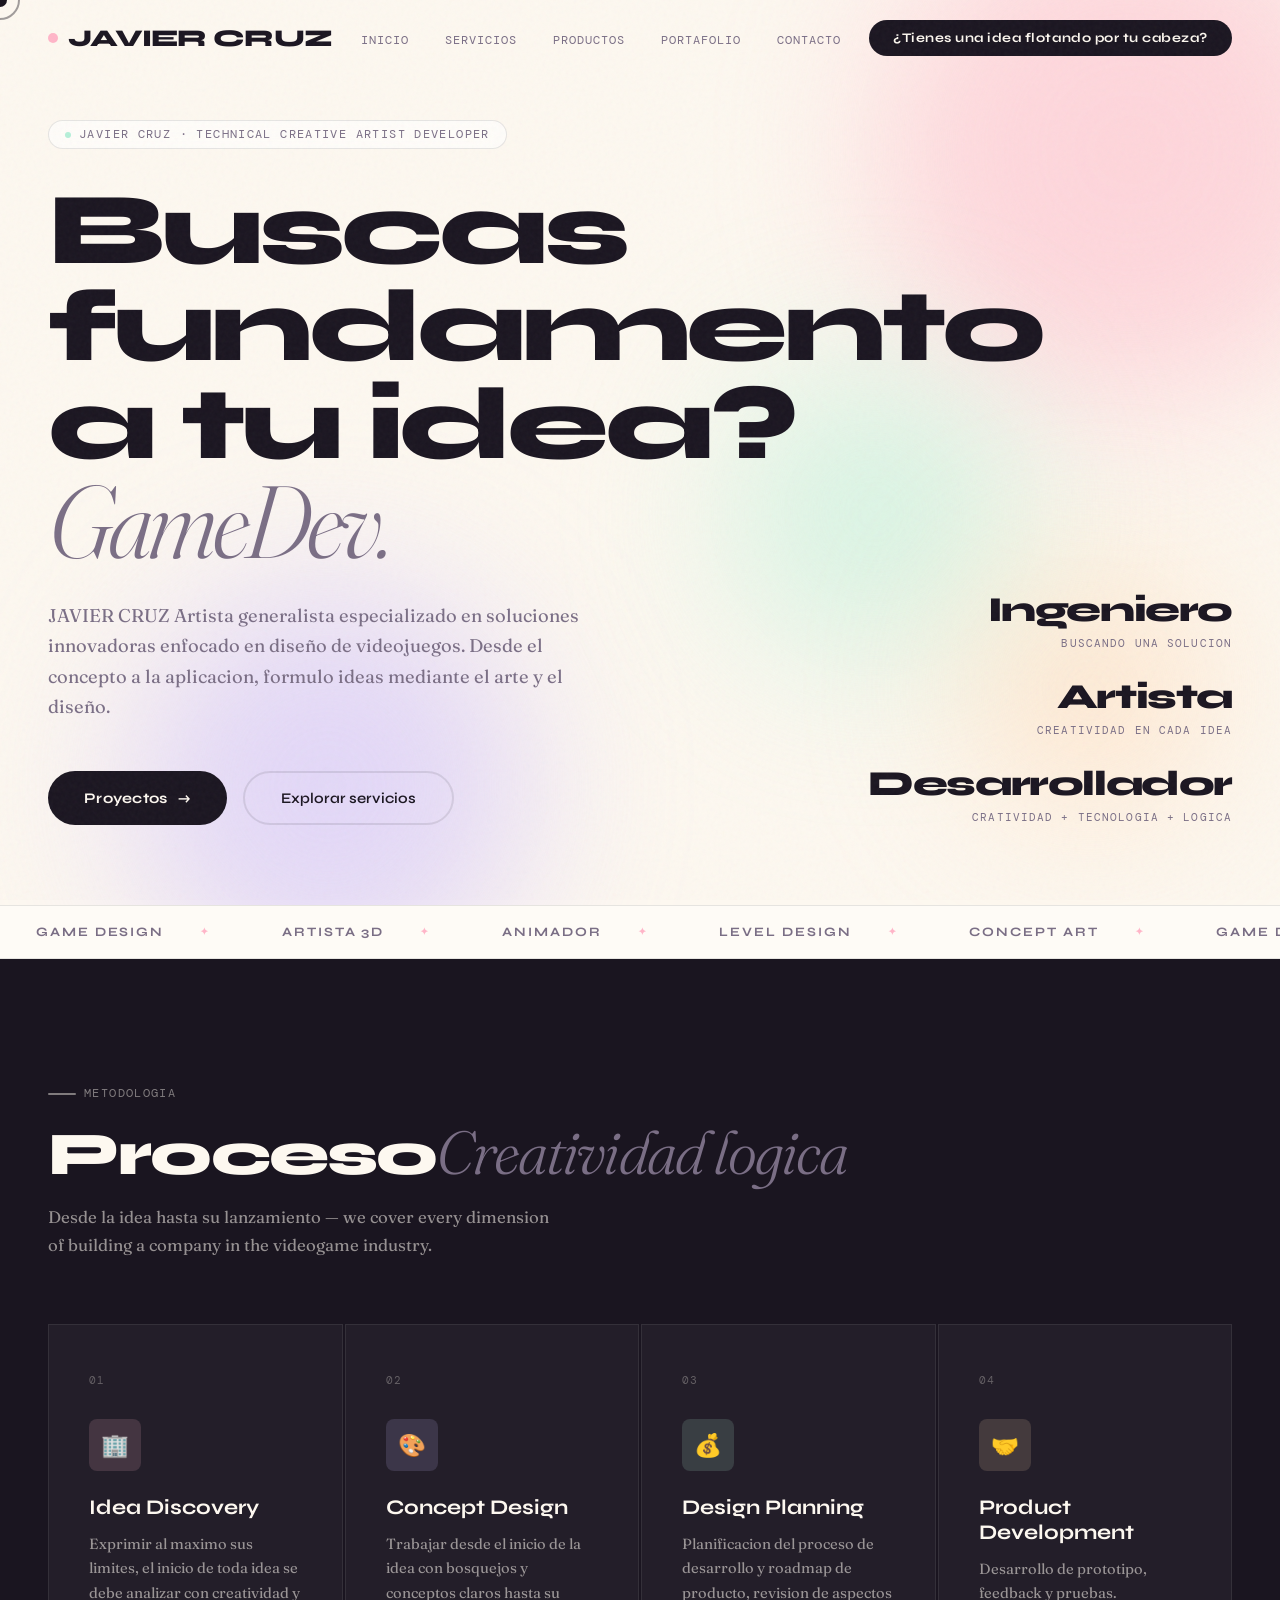
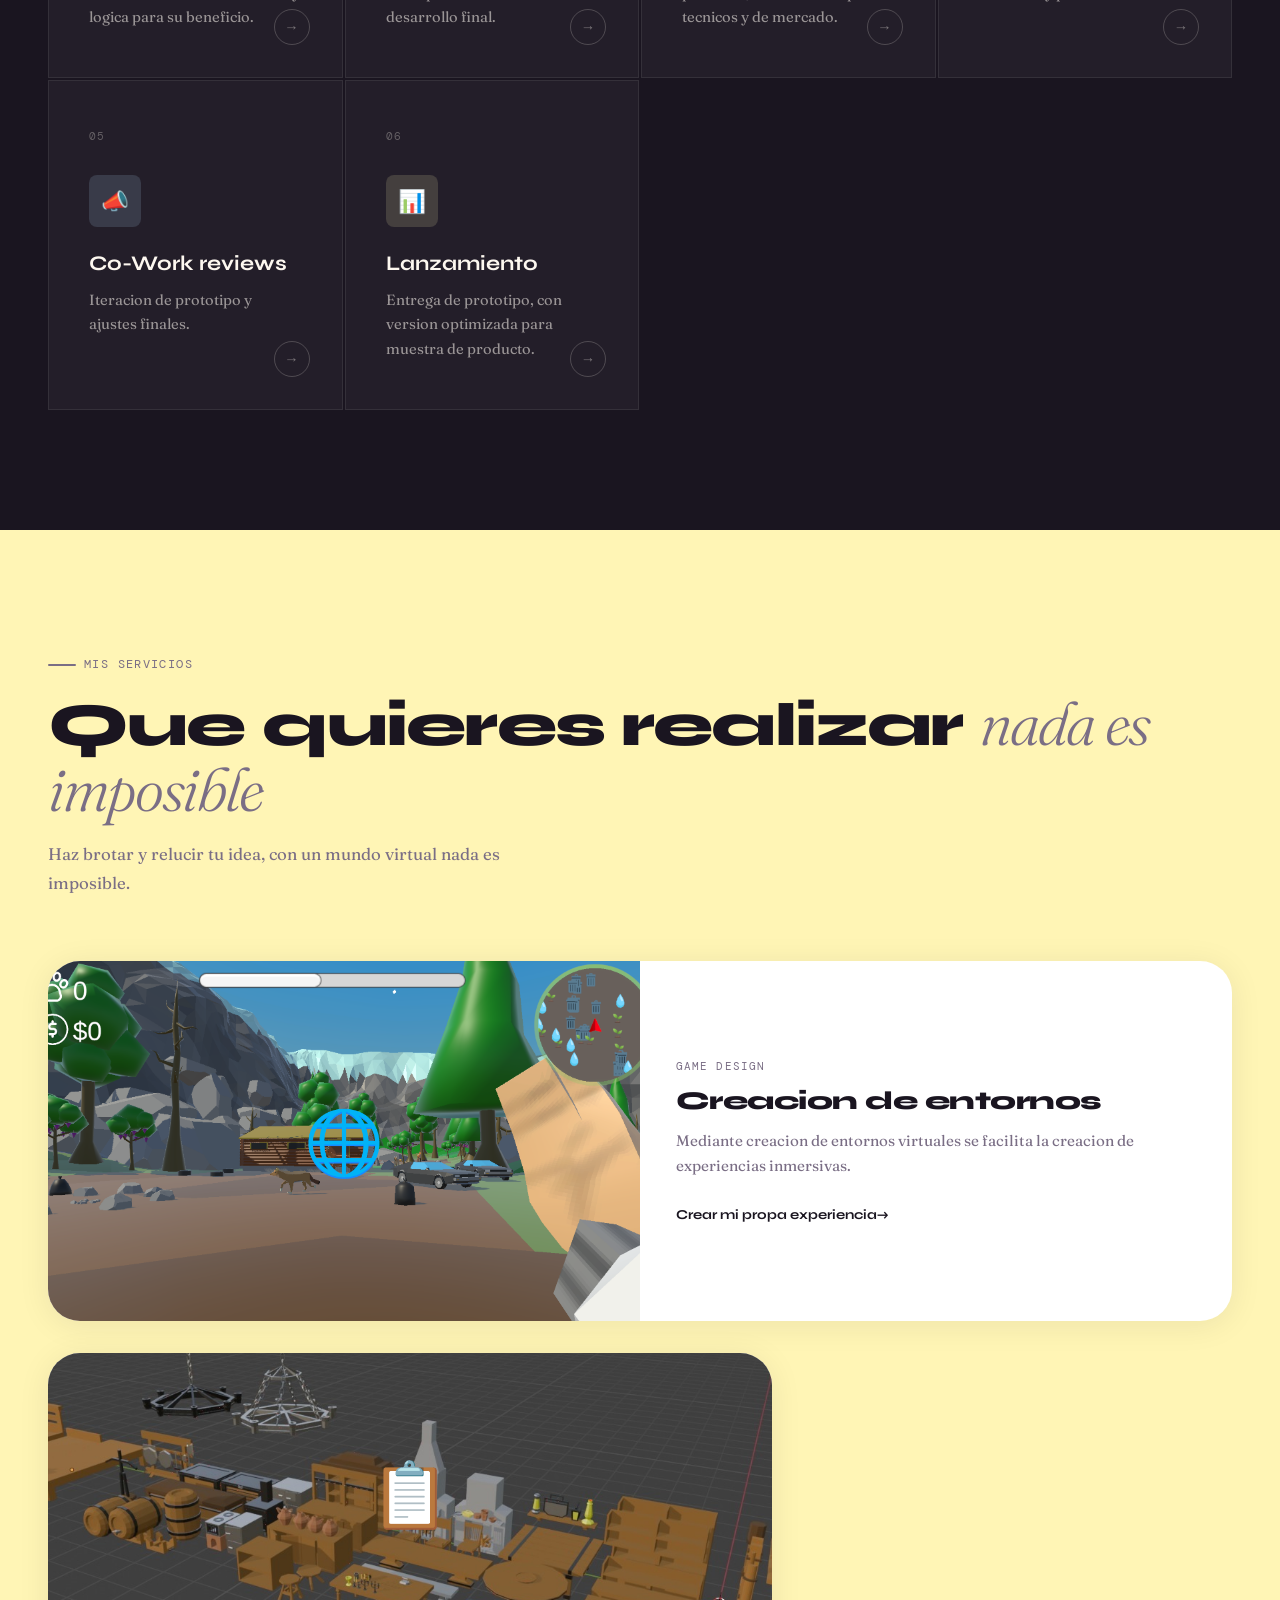
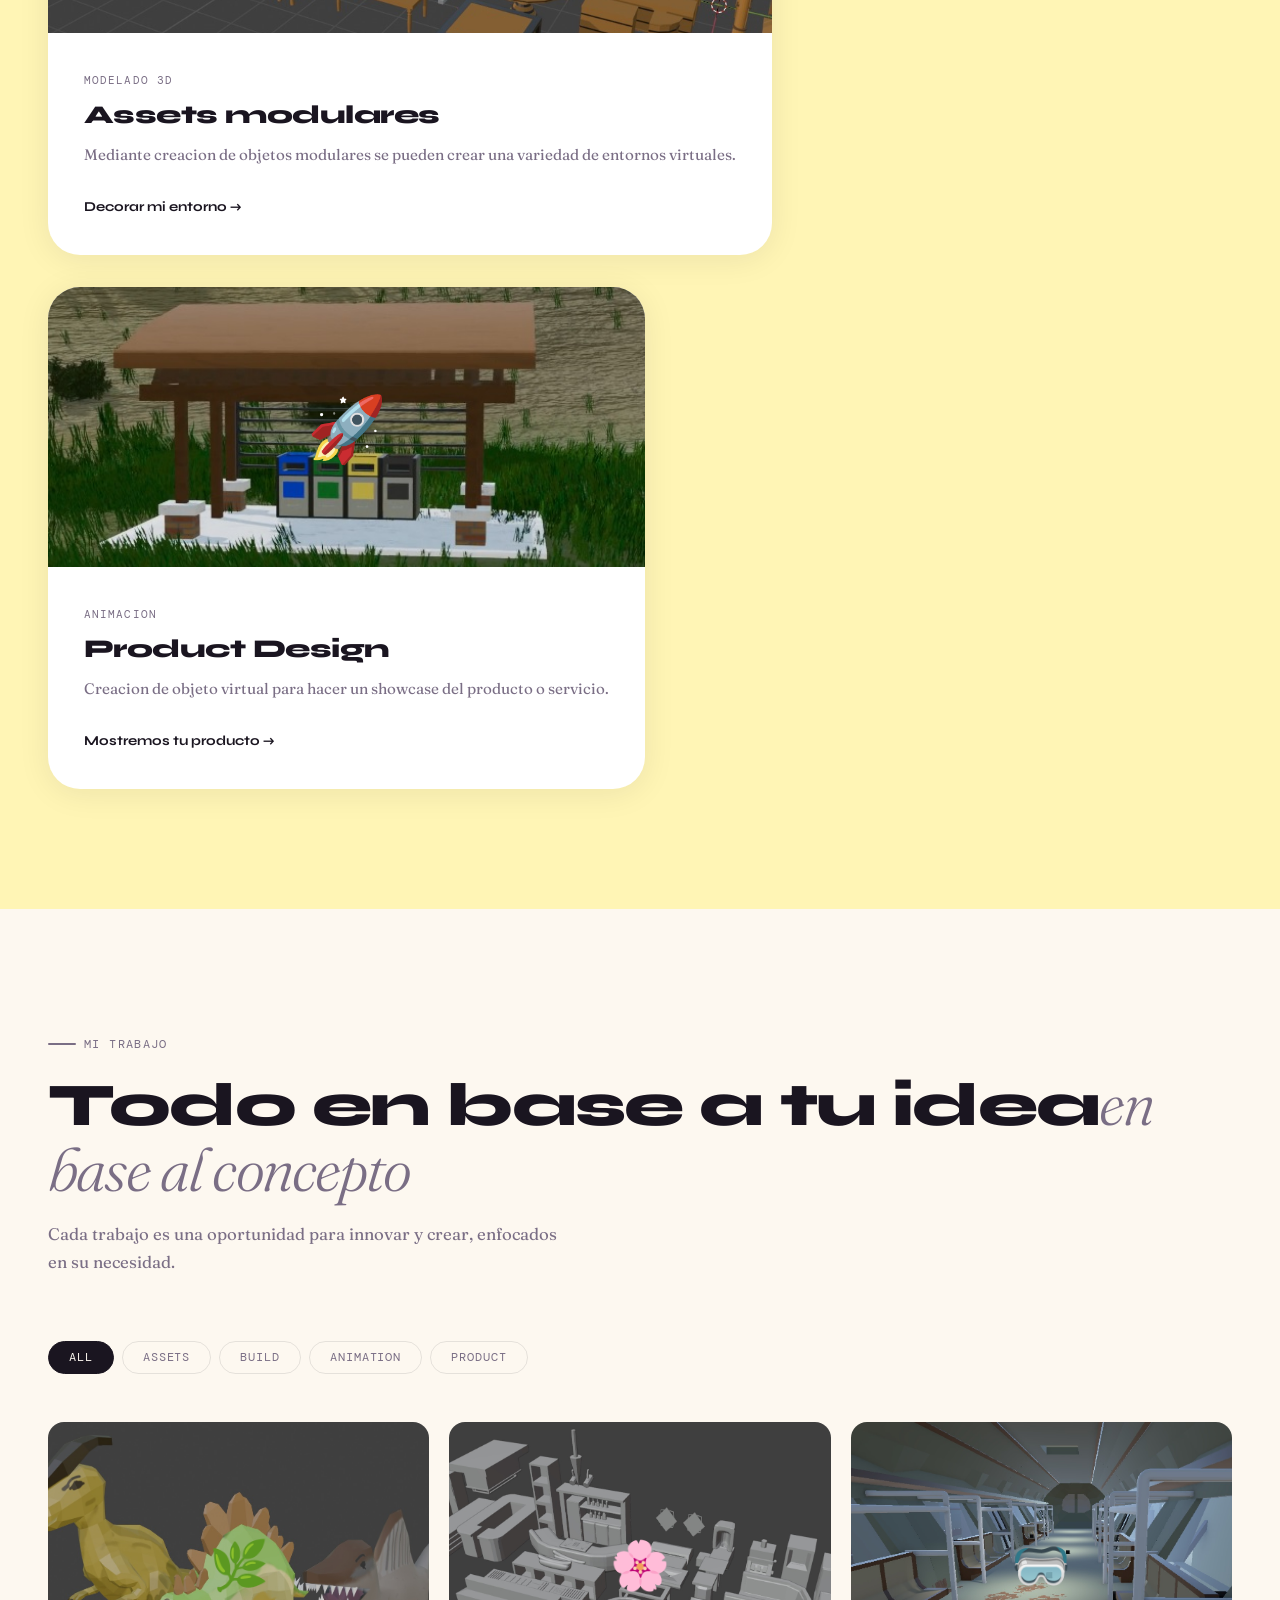
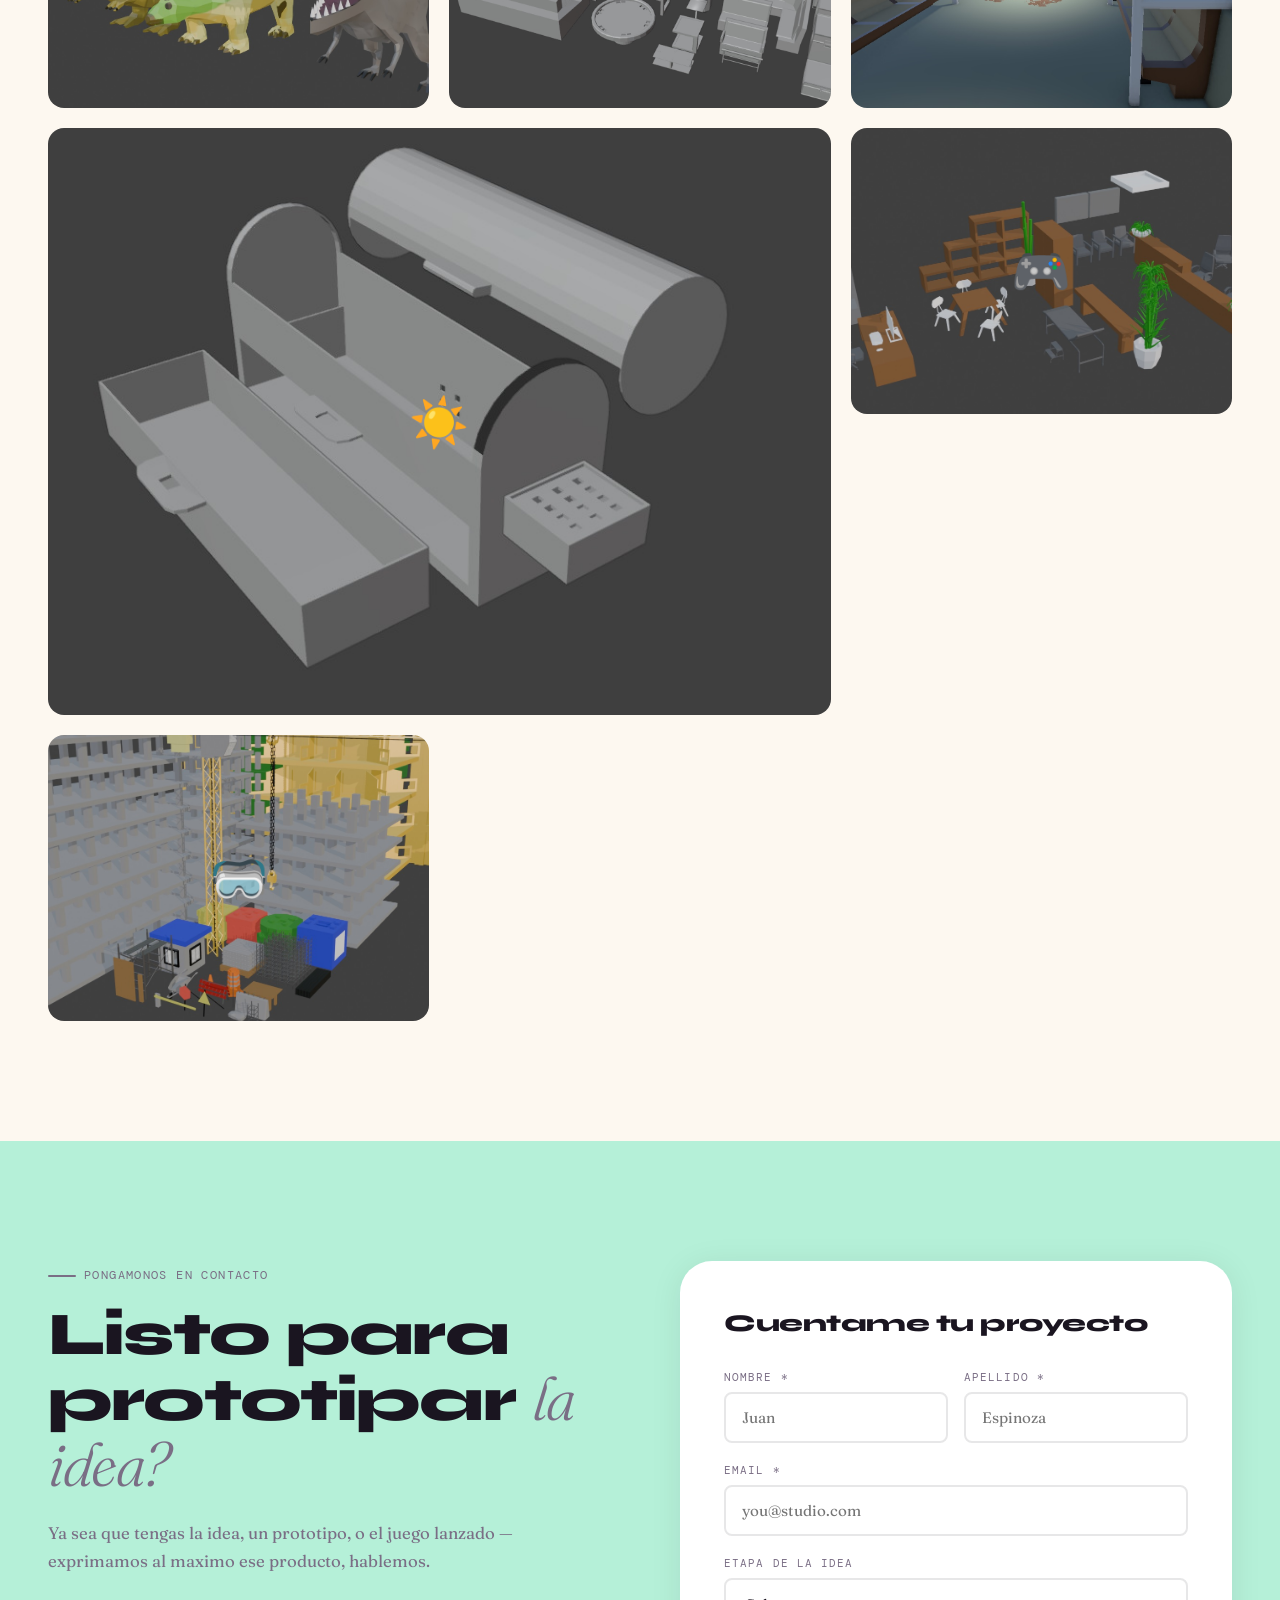
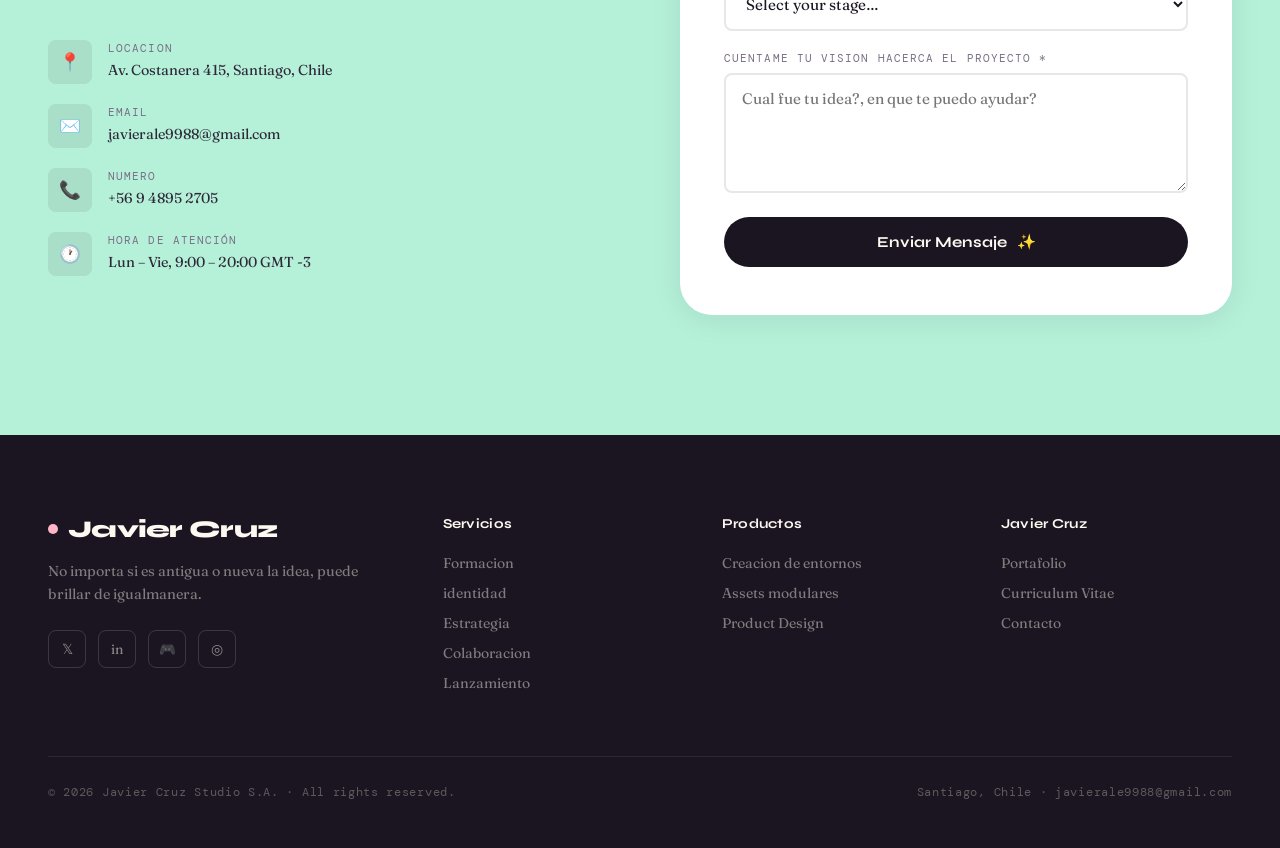
<file: index.html>
<!DOCTYPE html>
<html lang="en">
<head>
  <meta charset="UTF-8" />
  <meta name="viewport" content="width=device-width, initial-scale=1.0" />
  <title>JAVIER CRUZ — Creatividad con solucion Artista</title>
  <meta name="description" content="JAVIER CRUZ Artista generalista specializado en soluciones innovadoras. Desde el concepto a la aplicacion, formulo ideas mediante el arte y el diseño." />
  <meta name="keywords" content="artista creativo, soluciones innovadoras, arte y diseño, desarrollador" />
  <meta property="og:title" content="JAVIER CRUZ — Creatividad y solucion Artista" />
  <meta property="og:description" content="Prototipos mediante el arte y el diseño." />
  <meta property="og:type" content="website" />

  <!-- Google Fonts -->
  <link rel="preconnect" href="https://fonts.googleapis.com" />
  <link rel="preconnect" href="https://fonts.gstatic.com" crossorigin />
  <link href="https://fonts.googleapis.com/css2?family=Syne:wght@400;600;700;800&family=DM+Mono:ital,wght@0,300;0,400;1,300&family=Fraunces:ital,opsz,wght@0,9..144,300;0,9..144,700;1,9..144,300&display=swap" rel="stylesheet" />

  <!-- Stylesheet -->
  <link rel="stylesheet" href="style.css" />
</head>
<body>

  <!-- PROGRESS BAR -->
  <div id="progress"></div>

  <!-- CUSTOM CURSOR -->
  <div id="cursor" aria-hidden="true"></div>
  <div id="cursor-ring" aria-hidden="true"></div>

  <!-- BACK TO TOP -->
  <a href="#home" id="back-top" aria-label="Back to top">↑</a>

  <!-- MOBILE MENU -->
  <div class="mobile-menu" id="mobileMenu" role="dialog" aria-modal="true" aria-label="Navigation menu">
    <a href="#home" onclick="closeMobile()">Inicio</a>
    <a href="#services" onclick="closeMobile()">Servicios</a>
    <a href="#products" onclick="closeMobile()">Productos</a>
    <a href="#portfolio" onclick="closeMobile()">Portafolio</a>
    <a href="#contact" onclick="closeMobile()">Contacto</a>
  </div>

  <!-- =============================================
       NAVIGATION
  ============================================= -->
  <nav id="navbar" role="navigation" aria-label="Main navigation">
    <a href="#home" class="nav-logo" aria-label="JAVIER CRUZ home">
      <span class="nav-logo-dot"></span>
      JAVIER CRUZ
    </a>
    <ul class="nav-links">
      <li><a href="#home">Inicio</a></li>
      <li><a href="#services">Servicios</a></li>
      <li><a href="#products">Productos</a></li>
      <li><a href="#portfolio">Portafolio</a></li>
      <li><a href="#contact">Contacto</a></li>
    </ul>
    <a href="#contact" class="nav-cta">¿Tienes una idea flotando por tu cabeza?</a>
    <button class="hamburger" id="hamburger" aria-label="Open menu" aria-expanded="false" onclick="toggleMobile()">
      <span></span><span></span><span></span>
    </button>
  </nav>

  <!-- =============================================
       HOME / HERO
  ============================================= -->
  <section id="home" aria-label="Hero section">
    <div class="hero-bg-blobs" aria-hidden="true">
      <div class="blob blob-1"></div>
      <div class="blob blob-2"></div>
      <div class="blob blob-3"></div>
      <div class="blob blob-4"></div>
    </div>

    <div class="hero-content">
      <div class="hero-tag">
        <span class="hero-tag-dot"></span>
        Javier Cruz · Technical creative artist developer
      </div>
      <h1 class="hero-headline">
        <span class="word">Buscas&nbsp;</span>
        <span class="word">fundamento&nbsp;</span>
        <span class="word">a tu idea?&nbsp;</span>
        <span class="word">GameDev.</span>
      </h1>
      <p class="hero-sub">
        JAVIER CRUZ Artista generalista especializado en soluciones innovadoras enfocado en diseño de videojuegos. Desde el concepto a la aplicacion, formulo ideas mediante el arte y el diseño.
      </p>
      <div class="hero-actions">
        <a href="#portfolio" class="btn-primary">Proyectos <span class="arrow">→</span></a>
        <a href="#services" class="btn-ghost">Explorar servicios</a>
      </div>
    </div>

    <div class="hero-stats" aria-label="Key statistics">
      <div class="hero-stat">
        <span class="hero-stat-num">Ingeniero</span>
        <span class="hero-stat-label">Buscando una solucion</span>
      </div>
      <div class="hero-stat">
        <span class="hero-stat-num">Artista</span>
        <span class="hero-stat-label">Creatividad en cada idea</span>
      </div>
      <div class="hero-stat">
        <span class="hero-stat-num">Desarrollador</span>
        <span class="hero-stat-label">Cratividad + Tecnologia + Logica</span>
      </div>
    </div>
  </section>

  <!-- MARQUEE -->
  <div class="marquee-wrapper" aria-hidden="true">
    <div class="marquee-track">
      <span class="marquee-item">Game Design</span>
      <span class="marquee-item">Artista 3D</span>
      <span class="marquee-item">Animador</span>
      <span class="marquee-item">Level Design</span>
      <span class="marquee-item">Concept Art</span>
      <span class="marquee-item">Game Developer</span>
      <span class="marquee-item">Marketing Digital</span>
      <span class="marquee-item">Investigacion profunda</span>
      <span class="marquee-item">Game Design</span>
      <span class="marquee-item">Artista 3D</span>
      <span class="marquee-item">Animador</span>
      <span class="marquee-item">Level Design</span>
      <span class="marquee-item">Concept Art</span>
      <span class="marquee-item">Game Developer</span>
      <span class="marquee-item">Marketing Digital</span>
      <span class="marquee-item">Investigacion profunda</span>
    </div>
  </div>

  <!-- =============================================
       SERVICES
  ============================================= -->
  <section id="services" aria-label="Services">
    <div class="reveal">
      <div class="section-label">Metodologia</div>
      <h2 class="section-title">Proceso<em>Creatividad logica</em></h2>
      <p class="section-desc">Desde la idea hasta su lanzamiento — we cover every dimension of building a company in the videogame industry.</p>
    </div>

    <div class="services-grid" role="list">
      <article class="service-card reveal" style="--service-color: var(--pink);" role="listitem" tabindex="0">
        <div class="service-num">01</div>
        <div class="service-icon" style="background: rgba(255,181,200,0.15);">🏢</div>
        <h3 class="service-name">Idea Discovery</h3>
        <p class="service-desc">Exprimir al maximo sus limites, el inicio de toda idea se debe analizar con creatividad y logica para su beneficio.</p>
        <div class="service-arrow" aria-hidden="true">→</div>
      </article>

      <article class="service-card reveal reveal-delay-1" style="--service-color: var(--lavender);" role="listitem" tabindex="0">
        <div class="service-num">02</div>
        <div class="service-icon" style="background: rgba(201,184,255,0.15);">🎨</div>
        <h3 class="service-name">Concept Design</h3>
        <p class="service-desc">Trabajar desde el inicio de la idea con bosquejos y conceptos claros hasta su desarrollo final.</p>
        <div class="service-arrow" aria-hidden="true">→</div>
      </article>

      <article class="service-card reveal reveal-delay-2" style="--service-color: var(--mint);" role="listitem" tabindex="0">
        <div class="service-num">03</div>
        <div class="service-icon" style="background: rgba(181,240,216,0.15);">💰</div>
        <h3 class="service-name">Design Planning</h3>
        <p class="service-desc">Planificacion del proceso de desarrollo y roadmap de producto, revision de aspectos tecnicos y de mercado.</p>
        <div class="service-arrow" aria-hidden="true">→</div>
      </article>

      <article class="service-card reveal reveal-delay-3" style="--service-color: var(--peach);" role="listitem" tabindex="0">
        <div class="service-num">04</div>
        <div class="service-icon" style="background: rgba(255,214,176,0.15);">🤝</div>
        <h3 class="service-name">Product Development</h3>
        <p class="service-desc">Desarrollo de prototipo, feedback y pruebas.</p>
        <div class="service-arrow" aria-hidden="true">→</div>
      </article>

      <article class="service-card reveal" style="--service-color: var(--sky);" role="listitem" tabindex="0">
        <div class="service-num">05</div>
        <div class="service-icon" style="background: rgba(181,222,255,0.15);">📣</div>
        <h3 class="service-name">Co-Work reviews</h3>
        <p class="service-desc">Iteracion de prototipo y ajustes finales. </p>
        <div class="service-arrow" aria-hidden="true">→</div>
      </article>

      <article class="service-card reveal reveal-delay-1" style="--service-color: var(--lemon);" role="listitem" tabindex="0">
        <div class="service-num">06</div>
        <div class="service-icon" style="background: rgba(255,245,181,0.15);">📊</div>
        <h3 class="service-name">Lanzamiento</h3>
        <p class="service-desc">Entrega de prototipo, con version optimizada para muestra de producto.</p>
        <div class="service-arrow" aria-hidden="true">→</div>
      </article>
    </div>
  </section>

  <!-- =============================================
       PRODUCTS
  ============================================= -->
  <section id="products" aria-label="Products">
    <div class="reveal">
      <div class="section-label">Mis servicios</div>
      <h2 class="section-title">Que quieres realizar <em>nada es imposible </em></h2>
      <p class="section-desc">Haz brotar y relucir tu idea, con un mundo virtual nada es imposible.</p>
    </div>

    <div class="products-layout">
      <article class="product-card featured reveal">
        <div class="product-visual" style="background: url('Referencias/Ecobridge.png'); background-size: cover; background-position: center; background-repeat: no-repeat;">🌐</div>
        <div class="product-info">
          <div class="product-tag">Game Design</div>
          <h3 class="product-name">Creacion de entornos</h3>
          <p class="product-desc">Mediante creacion de entornos virtuales se facilita la creacion de experiencias inmersivas.</p>
          <a href="#contact" class="product-link">Crear mi propa experiencia→</a>
        </div>
      </article>

      <article class="product-card reveal reveal-delay-1">
        <div class="product-visual" style="background: url('Referencias/ModularMedieval.jpg'); background-size: cover; background-position: center; background-repeat: no-repeat;">📋</div>
        <div class="product-info">
          <div class="product-tag">Modelado 3D</div>
          <h3 class="product-name">Assets modulares</h3>
          <p class="product-desc">Mediante creacion de objetos modulares se pueden crear una variedad de entornos virtuales.</p>
          <a href="#contact" class="product-link">Decorar mi entorno →</a>
        </div>
      </article>

      <article class="product-card reveal reveal-delay-2">
        <div class="product-visual" style="background: url('Referencias/TelefericoToma1.jpg'); background-size: cover; background-position: center; background-repeat: no-repeat;">🚀</div>
        <div class="product-info">
          <div class="product-tag">Animacion</div>
          <h3 class="product-name">Product Design</h3>
          <p class="product-desc">Creacion de objeto virtual para hacer un showcase del producto o servicio.</p>
          <a href="#contact" class="product-link">Mostremos tu producto →</a>
        </div>
      </article>
    </div>
  </section>

  <!-- =============================================
       PORTFOLIO
  ============================================= -->
  <section id="portfolio" aria-label="Portfolio">
    <div class="reveal">
      <div class="section-label">Mi trabajo</div>
      <h2 class="section-title">Todo en base a tu idea<em>en base al concepto</em></h2>
      <p class="section-desc">Cada trabajo es una oportunidad para innovar y crear, enfocados en su necesidad.</p>
    </div>

    <div class="portfolio-filter reveal" role="group" aria-label="Portfolio filters">
      <button class="filter-btn active" onclick="filterPortfolio('all', this)" aria-pressed="true">All</button>
      <button class="filter-btn" onclick="filterPortfolio('Assets', this)" aria-pressed="false">Assets</button>
      <button class="filter-btn" onclick="filterPortfolio('Build', this)" aria-pressed="false">Build</button>
      <button class="filter-btn" onclick="filterPortfolio('Animation', this)" aria-pressed="false">Animation</button>
      <button class="filter-btn" onclick="filterPortfolio('Product', this)" aria-pressed="false">Product</button>
    </div>

    <div class="portfolio-grid" id="portfolioGrid">
      <article class="portfolio-item reveal" data-cat="Assets" tabindex="0" aria-label="DinosAr project">
        <div class="portfolio-visual" style="background-image: url('Referencias/DinosDinos.jpg'); background-size: cover; background-position: center; background-repeat: no-repeat;">🌿</div>
        <div class="portfolio-overlay">
          <div class="portfolio-meta">
            <div class="portfolio-client">Assets · 2024</div>
            <div class="portfolio-title">DinosAr</div>
          </div>
        </div>
      </article>

      <article class="portfolio-item reveal reveal-delay-1" data-cat="Assets" tabindex="0" aria-label="Independent project">
        <div class="portfolio-visual" style="background-image: url('Referencias/ModularDisco.jpg'); background-size: cover; background-position: center; background-repeat: no-repeat;">🌸</div>
        <div class="portfolio-overlay">
          <div class="portfolio-meta">
            <div class="portfolio-client">Assets · 2023</div>
            <div class="portfolio-title">Le Saussages</div>
          </div>
        </div>
      </article>

      <article class="portfolio-item reveal reveal-delay-2" data-cat="Build" tabindex="0" aria-label="SimuladorVR">
        <div class="portfolio-visual" style="background-image: url('Referencias/TrenJuego.jpg'); background-size: cover; background-position: center; background-repeat: no-repeat;">🥽</div>
        <div class="portfolio-overlay">
          <div class="portfolio-meta">
            <div class="portfolio-client">Build · 2024</div>
            <div class="portfolio-title">Simulador de limpieza metrotren VR</div>
          </div>
        </div>
      </article>

      <article class="portfolio-item reveal" data-cat="Product" tabindex="0" aria-label="Sostenibilidad" style="grid-column: span 2;">
        <div class="portfolio-visual" style="background-image: url('Referencias/CeniceroGanador.jpg'); background-size: cover; background-position: center; background-repeat: no-repeat;">☀️</div>
        <div class="portfolio-overlay">
          <div class="portfolio-meta">
            <div class="portfolio-client">Product · 2022</div>
            <div class="portfolio-title">Ecolillas, cenicero funcional</div>
          </div>
        </div>
      </article>

      <article class="portfolio-item reveal reveal-delay-1" data-cat="Build" tabindex="0" aria-label="Fonoaudiologia Clinica project">
        <div class="portfolio-visual" style="background-image: url('Referencias/AudiometroOficina.jpg'); background-size: cover; background-position: center; background-repeat: no-repeat;">🎮</div>
        <div class="portfolio-overlay">
          <div class="portfolio-meta">
            <div class="portfolio-client">Build · 2024</div>
            <div class="portfolio-title">Audiometro oficina</div>
          </div>
        </div>
      </article>

      <article class="portfolio-item reveal reveal-delay-2" data-cat="Assets" tabindex="0" aria-label="SimuladorVR">
        <div class="portfolio-visual" style="background-image: url('Referencias/ModularGrua.jpg'); background-size: cover; background-position: center; background-repeat: no-repeat;">🥽</div>
        <div class="portfolio-overlay">
          <div class="portfolio-meta">
            <div class="portfolio-client">Assets · 2024</div>
            <div class="portfolio-title">Simulador de Grua VR</div>
          </div>
        </div>
      </article>
    </div>
  </section>


  <!-- =============================================
       CONTACT
  ============================================= -->
  <section id="contact" aria-label="Contact">
    <div class="contact-info reveal">
      <div class="section-label">Pongamonos en contacto</div>
      <h2 class="section-title">Listo para prototipar <em>la idea?</em></h2>
      <p class="section-desc">Ya sea que tengas la idea, un prototipo, o el juego lanzado — exprimamos al maximo ese producto, hablemos.</p>

      <div class="contact-details" role="list">
        <div class="contact-detail" role="listitem">
          <div class="contact-detail-icon" aria-hidden="true">📍</div>
          <div class="contact-detail-text">
            <div class="contact-detail-label">Locacion</div>
            Av. Costanera 415, Santiago, Chile
          </div>
        </div>
        <div class="contact-detail" role="listitem">
          <div class="contact-detail-icon" aria-hidden="true">✉️</div>
          <div class="contact-detail-text">
            <div class="contact-detail-label">Email</div>
            javierale9988@gmail.com
          </div>
        </div>
        <div class="contact-detail" role="listitem">
          <div class="contact-detail-icon" aria-hidden="true">📞</div>
          <div class="contact-detail-text">
            <div class="contact-detail-label">Numero</div>
            +56 9 4895 2705
          </div>
        </div>
        <div class="contact-detail" role="listitem">
          <div class="contact-detail-icon" aria-hidden="true">🕐</div>
          <div class="contact-detail-text">
            <div class="contact-detail-label">Hora de atención</div>
            Lun – Vie, 9:00 – 20:00 GMT -3
          </div>
        </div>
      </div>
    </div>

    <div class="contact-form reveal reveal-delay-2">
      <div id="formWrapper">
        <div class="form-title">Cuentame tu proyecto</div>
        <form id="contactForm" novalidate>
          <div class="form-row">
            <div class="form-group">
              <label for="fname">Nombre *</label>
              <input type="text" id="fname" name="fname" placeholder="Juan" required aria-required="true" />
            </div>
            <div class="form-group">
              <label for="lname">Apellido *</label>
              <input type="text" id="lname" name="lname" placeholder="Espinoza" required aria-required="true" />
            </div>
          </div>
          <div class="form-group">
            <label for="email">Email *</label>
            <input type="email" id="email" name="email" placeholder="you@studio.com" required aria-required="true" />
          </div>
          <div class="form-group">
            <label for="stage">Etapa de la idea</label>
            <select id="stage" name="stage">
              <option value="">Select your stage…</option>
              <option>Concepto — Tengo la idea</option>
              <option>Pre-produccion — Tengo un prototipo</option>
              <option>En desarrollo — Juego en progreso</option>
              <option>lanzamiento — Buscando crecimiento</option>
            </select>
          </div>
          <div class="form-group">
            <label for="message">Cuentame tu vision hacerca el proyecto *</label>
            <textarea id="message" name="message" placeholder="Cual fue tu idea?, en que te puedo ayudar?" required aria-required="true"></textarea>
          </div>
          <button type="submit" class="form-submit" aria-label="Send message">
            Enviar Mensaje <span aria-hidden="true">✨</span>
          </button>
        </form>
      </div>
      <div class="form-success" id="formSuccess" role="status" aria-live="polite">
        <div class="form-success-icon">🎮</div>
        <div class="form-success-text">¡Mensaje recibido! Nos pondremos en contacto.</div>
      </div>
    </div>
  </section>

  <!-- =============================================
       FOOTER
  ============================================= -->
  <footer role="contentinfo">
    <div class="footer-top">
      <div class="footer-brand">
        <a href="#home" class="nav-logo">
          <span class="nav-logo-dot"></span>
          Javier Cruz
        </a>
        <p class="footer-tagline">No importa si es antigua o nueva la idea, puede brillar de igualmanera.</p>
        <div class="footer-social" aria-label="Contacto links">
          <a href="#" class="social-link" aria-label="Twitter">𝕏</a>
          <a href="https://www.linkedin.com/in/javier-cruz-cornejo-105343301" class="social-link" aria-label="LinkedIn">in</a>
          <a href="https://discord.com/users/estupidosensualflanders" class="social-link" aria-label="Discord">🎮</a>
          <a href="https://www.instagram.com/ab3jorro/" class="social-link" aria-label="Instagram">◎</a>
        </div>
      </div>

      <div>
        <div class="footer-col-title">Servicios</div>
        <ul class="footer-links">
          <li><a href="#services">Formacion</a></li>
          <li><a href="#services">identidad</a></li>
          <li><a href="#services">Estrategia</a></li>
          <li><a href="#services">Colaboracion</a></li>
          <li><a href="#services">Lanzamiento</a></li>
        </ul>
      </div>

      <div>
        <div class="footer-col-title">Productos</div>
        <ul class="footer-links">
          <li><a href="#products">Creacion de entornos</a></li>
          <li><a href="#products">Assets modulares</a></li>
          <li><a href="#products">Product Design</a></li>
        </ul>
      </div>

      <div>
        <div class="footer-col-title">Javier Cruz
        </div>
        <ul class="footer-links">
          <li><a href="#portfolio">Portafolio</a></li>
          <li><a href="Referencias/CVJavierCruz.pdf" target="_blank">Curriculum Vitae</a></li>
          <li><a href="#contact">Contacto</a></li>
        </ul>
      </div>
    </div>

    <div class="footer-bottom">
      <p class="footer-copy">© 2026 Javier Cruz Studio S.A. · All rights reserved.</p>
      <p class="footer-copy">Santiago, Chile · javierale9988@gmail.com</p>
    </div>
  </footer>

  <!-- JavaScript -->
  <script src="script.js"></script>

</body>
</html>
</file>
<file: style.css>
/* =============================================
   CSS VARIABLES & RESET
============================================= */
:root {
  --pink:     #FFB5C8;
  --lavender: #C9B8FF;
  --mint:     #B5F0D8;
  --peach:    #FFD6B0;
  --sky:      #B5DEFF;
  --lemon:    #FFF5B5;
  --cream:    #FDF8F0;
  --ink:      #1A1520;
  --ink2:     #2E2838;
  --muted:    #7A6E85;
  --border:   rgba(26,21,32,0.10);

  --font-display: 'Syne', sans-serif;
  --font-body:    'Fraunces', serif;
  --font-mono:    'DM Mono', monospace;

  --radius-sm: 8px;
  --radius-md: 16px;
  --radius-lg: 32px;
  --radius-xl: 60px;

  --shadow:       0 4px 32px rgba(26,21,32,0.08);
  --shadow-hover: 0 12px 48px rgba(26,21,32,0.14);
  --transition:   0.35s cubic-bezier(0.4, 0, 0.2, 1);
}

*, *::before, *::after { box-sizing: border-box; margin: 0; padding: 0; }
html { scroll-behavior: smooth; font-size: 16px; }
body { font-family: var(--font-body); background: var(--cream); color: var(--ink); overflow-x: hidden; cursor: none; }
::selection { background: var(--pink); color: var(--ink); }

/* CURSOR */
#cursor { position: fixed; width: 14px; height: 14px; background: var(--ink); border-radius: 50%; pointer-events: none; z-index: 9999; transform: translate(-50%,-50%); transition: width 0.2s, height 0.2s, background 0.2s; mix-blend-mode: multiply; }
#cursor-ring { position: fixed; width: 40px; height: 40px; border: 2px solid var(--ink); border-radius: 50%; pointer-events: none; z-index: 9998; transform: translate(-50%,-50%); transition: transform 0.12s ease, width 0.2s, height 0.2s, border-color 0.2s; opacity: 0.4; }
body:hover #cursor { opacity: 1; }

/* NOISE TEXTURE */
body::before { content: ''; position: fixed; inset: 0; background-image: url("data:image/svg+xml,%3Csvg viewBox='0 0 256 256' xmlns='http://www.w3.org/2000/svg'%3E%3Cfilter id='n'%3E%3CfeTurbulence type='fractalNoise' baseFrequency='0.9' numOctaves='4' stitchTiles='stitch'/%3E%3C/filter%3E%3Crect width='100%25' height='100%25' filter='url(%23n)' opacity='0.04'/%3E%3C/svg%3E"); pointer-events: none; z-index: 9997; }

/* NAV */
nav { position: fixed; top: 0; left: 0; right: 0; z-index: 100; padding: 20px 48px; display: flex; align-items: center; justify-content: space-between; transition: background 0.3s, box-shadow 0.3s; }
nav.scrolled { background: rgba(253,248,240,0.88); backdrop-filter: blur(20px); box-shadow: 0 1px 0 var(--border); }
.nav-logo { font-family: var(--font-display); font-weight: 800; font-size: 1.5rem; letter-spacing: -0.03em; color: var(--ink); text-decoration: none; display: flex; align-items: center; gap: 10px; }
.nav-logo-dot { width: 10px; height: 10px; border-radius: 50%; background: var(--pink); display: inline-block; animation: dotPulse 2.5s ease-in-out infinite; }
@keyframes dotPulse { 0%,100% { background: var(--pink); transform: scale(1); } 33% { background: var(--lavender); transform: scale(1.2); } 66% { background: var(--mint); transform: scale(0.9); } }
.nav-links { display: flex; gap: 36px; list-style: none; }
.nav-links a { font-family: var(--font-mono); font-size: 0.78rem; letter-spacing: 0.08em; text-transform: uppercase; color: var(--muted); text-decoration: none; position: relative; transition: color var(--transition); }
.nav-links a::after { content: ''; position: absolute; bottom: -4px; left: 0; right: 0; height: 2px; border-radius: 2px; background: var(--lavender); transform: scaleX(0); transform-origin: left; transition: transform var(--transition); }
.nav-links a:hover { color: var(--ink); }
.nav-links a:hover::after { transform: scaleX(1); }
.nav-cta { font-family: var(--font-display); font-weight: 700; font-size: 0.82rem; letter-spacing: 0.04em; background: var(--ink); color: var(--cream); padding: 10px 24px; border-radius: 100px; text-decoration: none; transition: transform var(--transition), box-shadow var(--transition); }
.nav-cta:hover { transform: translateY(-2px); box-shadow: var(--shadow-hover); }
.hamburger { display: none; flex-direction: column; gap: 5px; cursor: pointer; padding: 4px; background: none; border: none; }
.hamburger span { width: 24px; height: 2px; background: var(--ink); border-radius: 2px; transition: var(--transition); }
.mobile-menu { position: fixed; inset: 0; background: var(--cream); z-index: 99; display: flex; flex-direction: column; align-items: center; justify-content: center; gap: 32px; transform: translateX(100%); transition: transform 0.4s cubic-bezier(0.77, 0, 0.175, 1); }
.mobile-menu.open { transform: translateX(0); }
.mobile-menu a { font-family: var(--font-display); font-size: 2rem; font-weight: 700; color: var(--ink); text-decoration: none; transition: color var(--transition); }
.mobile-menu a:hover { color: var(--muted); }

/* HERO */
#home { min-height: 100vh; display: flex; align-items: center; padding: 120px 48px 80px; position: relative; overflow: hidden; }
.hero-bg-blobs { position: absolute; inset: 0; pointer-events: none; }
.blob { position: absolute; border-radius: 50%; filter: blur(80px); opacity: 0.5; animation: blobFloat 8s ease-in-out infinite; }
.blob-1 { width: 500px; height: 500px; background: var(--pink); top: -100px; right: -100px; animation-delay: 0s; }
.blob-2 { width: 400px; height: 400px; background: var(--lavender); bottom: -80px; left: 10%; animation-delay: 2.5s; }
.blob-3 { width: 300px; height: 300px; background: var(--mint); top: 40%; right: 20%; animation-delay: 5s; }
.blob-4 { width: 250px; height: 250px; background: var(--peach); bottom: 10%; right: 5%; animation-delay: 1.5s; }
@keyframes blobFloat { 0%,100% { transform: translate(0,0) scale(1); } 33% { transform: translate(20px,-20px) scale(1.05); } 66% { transform: translate(-15px,15px) scale(0.96); } }
.hero-content { max-width: 900px; position: relative; z-index: 2; }
.hero-tag { display: inline-flex; align-items: center; gap: 8px; font-family: var(--font-mono); font-size: 0.72rem; letter-spacing: 0.12em; text-transform: uppercase; color: var(--muted); border: 1px solid var(--border); background: rgba(255,255,255,0.6); padding: 6px 16px; border-radius: 100px; margin-bottom: 32px; backdrop-filter: blur(10px); opacity: 0; animation: fadeUp 0.8s 0.2s forwards; }
.hero-tag-dot { width: 6px; height: 6px; border-radius: 50%; background: var(--mint); }
.hero-headline { font-family: var(--font-display); font-weight: 800; font-size: clamp(3.5rem, 8vw, 7rem); line-height: 0.95; letter-spacing: -0.04em; color: var(--ink); margin-bottom: 28px; }
.hero-headline .word { display: inline-block; opacity: 0; animation: fadeUp 0.8s forwards; }
.hero-headline .word:nth-child(1) { animation-delay: 0.3s; }
.hero-headline .word:nth-child(2) { animation-delay: 0.45s; }
.hero-headline .word:nth-child(3) { animation-delay: 0.6s; }
.hero-headline .word:nth-child(4) { animation-delay: 0.75s; color: var(--muted); font-style: italic; font-weight: 300; font-family: var(--font-body); }
.hero-sub { font-size: 1.15rem; line-height: 1.65; color: var(--muted); max-width: 560px; margin-bottom: 48px; opacity: 0; animation: fadeUp 0.8s 0.9s forwards; }
.hero-actions { display: flex; gap: 16px; flex-wrap: wrap; opacity: 0; animation: fadeUp 0.8s 1.1s forwards; }
.btn-primary { font-family: var(--font-display); font-weight: 700; font-size: 0.92rem; letter-spacing: 0.02em; background: var(--ink); color: var(--cream); padding: 16px 36px; border-radius: 100px; text-decoration: none; border: none; cursor: none; transition: transform var(--transition), box-shadow var(--transition); display: inline-flex; align-items: center; gap: 10px; }
.btn-primary:hover { transform: translateY(-3px); box-shadow: var(--shadow-hover); }
.btn-primary .arrow { transition: transform var(--transition); }
.btn-primary:hover .arrow { transform: translateX(4px); }
.btn-ghost { font-family: var(--font-display); font-weight: 600; font-size: 0.92rem; color: var(--ink); padding: 16px 36px; border-radius: 100px; text-decoration: none; border: 2px solid var(--border); transition: border-color var(--transition), background var(--transition); cursor: none; }
.btn-ghost:hover { border-color: var(--ink); background: rgba(26,21,32,0.04); }
.hero-stats { position: absolute; right: 48px; bottom: 80px; display: flex; flex-direction: column; gap: 24px; opacity: 0; animation: fadeUp 0.8s 1.3s forwards; }
.hero-stat { text-align: right; }
.hero-stat-num { font-family: var(--font-display); font-size: 2.2rem; font-weight: 800; letter-spacing: -0.04em; color: var(--ink); display: block; }
.hero-stat-label { font-family: var(--font-mono); font-size: 0.7rem; letter-spacing: 0.1em; text-transform: uppercase; color: var(--muted); }
@keyframes fadeUp { from { opacity: 0; transform: translateY(24px); } to { opacity: 1; transform: translateY(0); } }

/* SECTIONS SHARED */
section { padding: 120px 48px; }
.section-label { display: inline-flex; align-items: center; gap: 8px; font-family: var(--font-mono); font-size: 0.72rem; letter-spacing: 0.12em; text-transform: uppercase; color: var(--muted); margin-bottom: 20px; }
.section-label::before { content: ''; width: 28px; height: 2px; background: currentColor; border-radius: 2px; }
.section-title { font-family: var(--font-display); font-weight: 800; font-size: clamp(2.2rem, 5vw, 3.8rem); line-height: 1.05; letter-spacing: -0.03em; color: var(--ink); margin-bottom: 16px; }
.section-title em { font-style: italic; font-weight: 300; font-family: var(--font-body); color: var(--muted); }
.section-desc { font-size: 1.05rem; line-height: 1.7; color: var(--muted); max-width: 520px; margin-bottom: 64px; }

/* MARQUEE */
.marquee-wrapper { overflow: hidden; border-top: 1px solid var(--border); border-bottom: 1px solid var(--border); padding: 18px 0; background: rgba(255,255,255,0.4); }
.marquee-track { display: flex; gap: 0; animation: marquee 22s linear infinite; white-space: nowrap; }
.marquee-item { font-family: var(--font-display); font-size: 0.8rem; font-weight: 700; letter-spacing: 0.15em; text-transform: uppercase; color: var(--muted); padding: 0 36px; display: flex; align-items: center; gap: 36px; }
.marquee-item::after { content: '✦'; font-size: 0.6rem; color: var(--pink); }
@keyframes marquee { from { transform: translateX(0); } to { transform: translateX(-50%); } }

/* SERVICES */
#services { background: var(--ink); color: var(--cream); }
#services .section-label { color: rgba(253,248,240,0.45); }
#services .section-title { color: var(--cream); }
#services .section-desc { color: rgba(253,248,240,0.55); }
.services-grid { display: grid; grid-template-columns: repeat(auto-fit, minmax(280px, 1fr)); gap: 2px; }
.service-card { background: rgba(255,255,255,0.04); padding: 48px 40px; border: 1px solid rgba(253,248,240,0.08); position: relative; overflow: hidden; transition: background var(--transition); cursor: none; }
.service-card::before { content: ''; position: absolute; inset: 0; background: var(--service-color, var(--lavender)); opacity: 0; transition: opacity var(--transition); }
.service-card:hover { background: transparent; }
.service-card:hover::before { opacity: 0.12; }
.service-num { font-family: var(--font-mono); font-size: 0.7rem; letter-spacing: 0.1em; color: rgba(253,248,240,0.3); margin-bottom: 32px; position: relative; }
.service-icon { width: 52px; height: 52px; border-radius: var(--radius-sm); display: flex; align-items: center; justify-content: center; font-size: 1.4rem; margin-bottom: 24px; position: relative; }
.service-name { font-family: var(--font-display); font-size: 1.3rem; font-weight: 700; color: var(--cream); margin-bottom: 12px; position: relative; }
.service-desc { font-size: 0.92rem; line-height: 1.65; color: rgba(253,248,240,0.55); position: relative; }
.service-arrow { position: absolute; bottom: 32px; right: 32px; width: 36px; height: 36px; border-radius: 50%; border: 1px solid rgba(253,248,240,0.2); display: flex; align-items: center; justify-content: center; color: rgba(253,248,240,0.4); font-size: 0.9rem; transition: all var(--transition); }
.service-card:hover .service-arrow { background: var(--cream); color: var(--ink); border-color: var(--cream); transform: rotate(-45deg); }

/* PRODUCTS */
#products { background: var(--lemon); }
.products-layout { display: flex; flex-wrap: wrap; gap: 32px; }
.product-card { background: white; border-radius: var(--radius-lg); overflow: hidden; box-shadow: var(--shadow); transition: transform var(--transition), box-shadow var(--transition); cursor: none; }
.product-card:hover { transform: translateY(-6px); box-shadow: var(--shadow-hover); }
.product-card.featured { grid-column: span 2; display: grid; grid-template-columns: 1fr 1fr; }
.product-visual { height: 280px; display: flex; align-items: center; justify-content: center; font-size: 4rem; position: relative; overflow: hidden; }
.product-card.featured .product-visual { height: auto; min-height: 360px; }
.product-info { padding: 40px 36px; }
.product-card.featured .product-info { display: flex; flex-direction: column; justify-content: center; }
.product-tag { font-family: var(--font-mono); font-size: 0.68rem; letter-spacing: 0.1em; text-transform: uppercase; color: var(--muted); margin-bottom: 12px; }
.product-name { font-family: var(--font-display); font-size: 1.6rem; font-weight: 800; letter-spacing: -0.02em; color: var(--ink); margin-bottom: 12px; }
.product-desc { font-size: 0.95rem; line-height: 1.65; color: var(--muted); margin-bottom: 28px; }
.product-link { font-family: var(--font-display); font-size: 0.85rem; font-weight: 700; color: var(--ink); text-decoration: none; display: inline-flex; align-items: center; gap: 8px; transition: gap var(--transition); }
.product-link:hover { gap: 14px; }

/* PORTFOLIO */
#portfolio { background: var(--cream); }
.portfolio-filter { display: flex; gap: 8px; flex-wrap: wrap; margin-bottom: 48px; }
.filter-btn { font-family: var(--font-mono); font-size: 0.72rem; letter-spacing: 0.08em; text-transform: uppercase; padding: 8px 20px; border-radius: 100px; border: 1px solid var(--border); background: transparent; color: var(--muted); cursor: pointer; transition: all var(--transition); }
.filter-btn.active, .filter-btn:hover { background: var(--ink); color: var(--cream); border-color: var(--ink); }
.portfolio-grid { display: grid; grid-template-columns: repeat(3, 1fr); gap: 20px; }
.portfolio-item { border-radius: var(--radius-md); overflow: hidden; aspect-ratio: 4/3; position: relative; cursor: none; }
.portfolio-item:nth-child(4) { grid-column: span 2; }
.portfolio-visual { width: 100%; height: 100%; display: flex; align-items: center; justify-content: center; font-size: 3rem; transition: transform var(--transition); }
.portfolio-item:hover .portfolio-visual { transform: scale(1.05); }
.portfolio-overlay { position: absolute; inset: 0; background: linear-gradient(to top, rgba(26,21,32,0.7) 0%, transparent 60%); opacity: 0; transition: opacity var(--transition); display: flex; align-items: flex-end; padding: 28px; }
.portfolio-item:hover .portfolio-overlay { opacity: 1; }
.portfolio-meta { color: white; }
.portfolio-client { font-family: var(--font-mono); font-size: 0.68rem; letter-spacing: 0.1em; text-transform: uppercase; opacity: 0.7; margin-bottom: 4px; }
.portfolio-title { font-family: var(--font-display); font-size: 1.1rem; font-weight: 700; }

/* GALLERY */
#gallery { background: var(--lavender); }
#gallery .section-title { color: var(--ink2); }
.gallery-masonry { columns: 3; column-gap: 16px; }
.gallery-item { break-inside: avoid; border-radius: var(--radius-md); overflow: hidden; margin-bottom: 16px; cursor: pointer; position: relative; }
.gallery-visual { width: 100%; display: flex; align-items: center; justify-content: center; font-size: 2rem; transition: transform var(--transition); }
.gallery-item:hover .gallery-visual { transform: scale(1.04); }
.gallery-modal { position: fixed; inset: 0; background: rgba(26,21,32,0.85); z-index: 200; display: flex; align-items: center; justify-content: center; opacity: 0; pointer-events: none; transition: opacity 0.3s; backdrop-filter: blur(10px); }
.gallery-modal.open { opacity: 1; pointer-events: auto; }
.gallery-modal-inner { background: white; border-radius: var(--radius-lg); padding: 48px; max-width: 680px; width: 90%; text-align: center; transform: scale(0.9); transition: transform 0.3s; position: relative; }
.gallery-modal.open .gallery-modal-inner { transform: scale(1); }
.gallery-modal-emoji { font-size: 5rem; margin-bottom: 20px; }
.gallery-modal-title { font-family: var(--font-display); font-size: 1.8rem; font-weight: 800; margin-bottom: 12px; }
.gallery-modal-desc { color: var(--muted); line-height: 1.6; }
.gallery-modal-close { position: absolute; top: 24px; right: 24px; background: rgba(26,21,32,0.1); border: none; border-radius: 50%; width: 40px; height: 40px; font-size: 1.1rem; cursor: pointer; transition: background var(--transition); display: flex; align-items: center; justify-content: center; }
.gallery-modal-close:hover { background: rgba(26,21,32,0.2); }

/* CONTACT */
#contact { background: var(--mint); display: grid; grid-template-columns: 1fr 1fr; gap: 80px; align-items: start; }
.contact-info .section-title { margin-bottom: 20px; }
.contact-details { display: flex; flex-direction: column; gap: 20px; margin-top: 48px; }
.contact-detail { display: flex; gap: 16px; align-items: flex-start; }
.contact-detail-icon { width: 44px; height: 44px; border-radius: var(--radius-sm); background: rgba(26,21,32,0.08); display: flex; align-items: center; justify-content: center; font-size: 1.1rem; flex-shrink: 0; }
.contact-detail-text { font-size: 0.9rem; line-height: 1.5; color: var(--ink2); }
.contact-detail-label { font-family: var(--font-mono); font-size: 0.68rem; letter-spacing: 0.1em; text-transform: uppercase; color: var(--muted); margin-bottom: 4px; }
.contact-form { background: white; border-radius: var(--radius-lg); padding: 48px 44px; box-shadow: var(--shadow); }
.form-title { font-family: var(--font-display); font-size: 1.5rem; font-weight: 800; margin-bottom: 32px; letter-spacing: -0.02em; }
.form-row { display: grid; grid-template-columns: 1fr 1fr; gap: 16px; }
.form-group { margin-bottom: 20px; }
.form-group label { display: block; font-family: var(--font-mono); font-size: 0.68rem; letter-spacing: 0.1em; text-transform: uppercase; color: var(--muted); margin-bottom: 8px; }
.form-group input, .form-group textarea, .form-group select { width: 100%; padding: 14px 16px; border: 2px solid var(--border); border-radius: var(--radius-sm); font-family: var(--font-body); font-size: 0.95rem; color: var(--ink); background: transparent; transition: border-color var(--transition); outline: none; cursor: text; }
.form-group input:focus, .form-group textarea:focus, .form-group select:focus { border-color: var(--ink); }
.form-group textarea { resize: vertical; min-height: 120px; }
.form-submit { width: 100%; padding: 16px; background: var(--ink); color: var(--cream); font-family: var(--font-display); font-weight: 700; font-size: 0.95rem; border: none; border-radius: 100px; cursor: pointer; transition: transform var(--transition), box-shadow var(--transition); display: flex; align-items: center; justify-content: center; gap: 10px; }
.form-submit:hover { transform: translateY(-2px); box-shadow: var(--shadow-hover); }
.form-success { display: none; text-align: center; padding: 32px; }
.form-success.show { display: block; }
.form-success-icon { font-size: 3rem; margin-bottom: 16px; }
.form-success-text { font-family: var(--font-display); font-size: 1.3rem; font-weight: 700; }

/* FOOTER */
footer { background: var(--ink); color: var(--cream); padding: 80px 48px 48px; }
.footer-top { display: grid; grid-template-columns: 1.5fr 1fr 1fr 1fr; gap: 48px; margin-bottom: 64px; }
.footer-brand .nav-logo { color: var(--cream); margin-bottom: 16px; display: flex; }
.footer-tagline { font-size: 0.9rem; line-height: 1.6; color: rgba(253,248,240,0.45); margin-bottom: 24px; }
.footer-social { display: flex; gap: 12px; }
.social-link { width: 38px; height: 38px; border-radius: var(--radius-sm); border: 1px solid rgba(253,248,240,0.15); display: flex; align-items: center; justify-content: center; color: rgba(253,248,240,0.5); text-decoration: none; font-size: 0.85rem; transition: all var(--transition); }
.social-link:hover { background: var(--lavender); color: var(--ink); border-color: var(--lavender); }
.footer-col-title { font-family: var(--font-display); font-size: 0.85rem; font-weight: 700; color: var(--cream); margin-bottom: 20px; letter-spacing: 0.02em; }
.footer-links { list-style: none; display: flex; flex-direction: column; gap: 10px; }
.footer-links a { font-size: 0.88rem; color: rgba(253,248,240,0.45); text-decoration: none; transition: color var(--transition); }
.footer-links a:hover { color: var(--cream); }
.footer-bottom { border-top: 1px solid rgba(253,248,240,0.08); padding-top: 28px; display: flex; justify-content: space-between; align-items: center; flex-wrap: wrap; gap: 16px; }
.footer-copy { font-family: var(--font-mono); font-size: 0.72rem; letter-spacing: 0.06em; color: rgba(253,248,240,0.3); }

/* SCROLL REVEAL */
.reveal { opacity: 0; transform: translateY(32px); transition: opacity 0.7s ease, transform 0.7s ease; }
.reveal.visible { opacity: 1; transform: translateY(0); }
.reveal-delay-1 { transition-delay: 0.1s; }
.reveal-delay-2 { transition-delay: 0.2s; }
.reveal-delay-3 { transition-delay: 0.3s; }
.reveal-delay-4 { transition-delay: 0.4s; }

/* PROGRESS BAR */
#progress { position: fixed; top: 0; left: 0; height: 3px; background: var(--pink); z-index: 200; width: 0; transition: width 0.1s linear; }

/* BACK TO TOP */
#back-top { position: fixed; bottom: 32px; right: 32px; width: 48px; height: 48px; background: var(--ink); color: var(--cream); border-radius: 50%; display: flex; align-items: center; justify-content: center; font-size: 1.1rem; cursor: pointer; opacity: 0; transform: translateY(20px); transition: all var(--transition); z-index: 50; text-decoration: none; }
#back-top.show { opacity: 1; transform: translateY(0); }
#back-top:hover { background: var(--lavender); color: var(--ink); }

/* RESPONSIVE */
@media (max-width: 1024px) {
  .products-layout { grid-template-columns: 1fr; }
  .product-card.featured { grid-column: span 1; grid-template-columns: 1fr; }
  .product-card.featured .product-visual { height: 240px; }
  .portfolio-grid { grid-template-columns: 1fr 1fr; }
  .portfolio-item:nth-child(4) { grid-column: span 1; }
  #contact { grid-template-columns: 1fr; }
  .footer-top { grid-template-columns: 1fr 1fr; }
  .gallery-masonry { columns: 2; }
}

@media (max-width: 768px) {
  nav { padding: 16px 24px; }
  .nav-links, .nav-cta { display: none; }
  .hamburger { display: flex; }
  section { padding: 80px 24px; }
  #home { padding: 100px 24px 80px; }
  .hero-stats { display: none; }
  .portfolio-grid { grid-template-columns: 1fr; }
  .form-row { grid-template-columns: 1fr; }
  .footer-top { grid-template-columns: 1fr; }
  .gallery-masonry { columns: 2; }
  #cursor, #cursor-ring { display: none; }
  body { cursor: auto; }
  .btn-primary, .btn-ghost, .filter-btn { cursor: pointer; }
}

@media (max-width: 480px) {
  .gallery-masonry { columns: 1; }
  .hero-actions { flex-direction: column; }
  .btn-primary, .btn-ghost { text-align: center; justify-content: center; }
}
</file>
